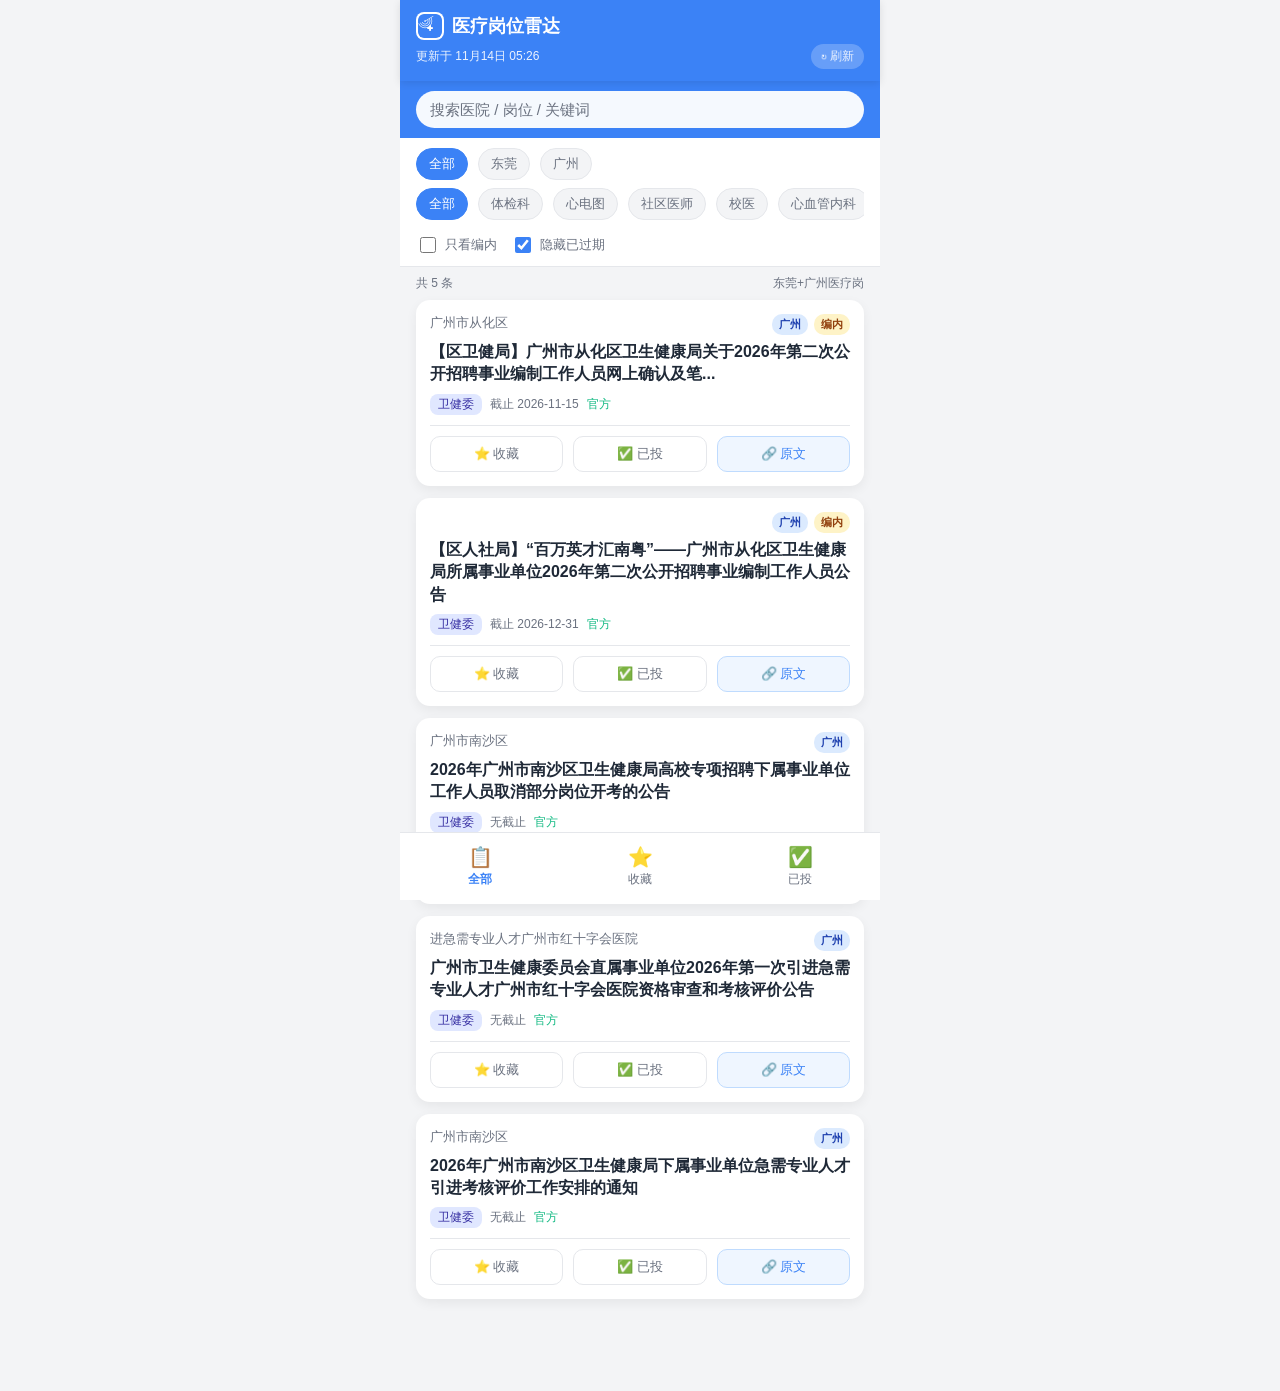
<file: pwa/index.html>
<!DOCTYPE html>
<html lang="zh-CN">
<head>
  <meta charset="UTF-8" />
  <meta name="viewport" content="width=device-width, initial-scale=1.0, viewport-fit=cover" />
  <meta name="theme-color" content="#3B82F6" />
  <meta name="apple-mobile-web-app-capable" content="yes" />
  <meta name="apple-mobile-web-app-status-bar-style" content="default" />
  <meta name="apple-mobile-web-app-title" content="岗位雷达" />
  <title>医疗岗位雷达</title>
  <link rel="manifest" href="manifest.json" />
  <link rel="apple-touch-icon" href="icon-192.png" />
  <link rel="icon" href="icon-192.png" />
  <link rel="stylesheet" href="style.css" />
</head>
<body>
  <div class="app">
    <header class="header">
      <h1>
        <img src="icon-192.png" class="logo" alt="" />
        医疗岗位雷达
      </h1>
      <div class="sub">
        <span id="updated">加载中…</span>
        <button id="refreshBtn" class="refresh">↻ 刷新</button>
      </div>
    </header>

    <div class="search-box">
      <input id="searchInput" type="search" placeholder="搜索医院 / 岗位 / 关键词" />
    </div>

    <section class="filters">
      <div class="filter-row" id="cityChips">
        <span class="chip active" data-city="">全部</span>
        <span class="chip" data-city="东莞">东莞</span>
        <span class="chip" data-city="广州">广州</span>
      </div>
      <div class="filter-row" id="categoryChips"></div>
      <div class="toggles">
        <label class="toggle">
          <input type="checkbox" id="bianzhiToggle" />
          只看编内
        </label>
        <label class="toggle">
          <input type="checkbox" id="expiredToggle" checked />
          隐藏已过期
        </label>
      </div>
    </section>

    <div class="stats-bar">
      <span id="count">共 0 条</span>
      <span>东莞+广州医疗岗</span>
    </div>

    <main id="list" class="job-list"></main>

    <!-- 详情弹窗 -->
    <div id="modal" class="modal" onclick="if(event.target===this) closeDetail()">
      <div class="modal-panel">
        <div class="modal-header">
          <h2 id="modalTitle"></h2>
          <button class="close-btn" onclick="closeDetail()">×</button>
        </div>
        <div class="modal-meta" id="modalMeta"></div>
        <div class="modal-desc" id="modalDesc"></div>
        <div class="modal-url-wrap" id="modalUrlWrap">
          <div class="modal-url-label">🔗 招聘链接（点击可直接打开）</div>
          <a id="modalUrl" class="modal-url" target="_blank" rel="noopener"></a>
        </div>
        <a id="modalLink" class="modal-link" target="_blank" rel="noopener">查看原文 &amp; 投递</a>
      </div>
    </div>

    <div id="offlineTip" class="offline-tip">当前离线，显示缓存数据</div>

    <nav class="bottom-nav">
      <div class="nav-item active" data-tab="all">
        <span class="icon">📋</span>
        全部
      </div>
      <div class="nav-item" data-tab="favorite">
        <span class="icon">⭐</span>
        收藏
      </div>
      <div class="nav-item" data-tab="applied">
        <span class="icon">✅</span>
        已投
      </div>
    </nav>
  </div>

  <script src="app.js"></script>
</body>
</html>
</file>
<file: pwa/style.css>
/* 医疗岗位雷达 - 手机优先 PWA 样式 */
:root {
  --primary: #3B82F6;
  --primary-dark: #2563EB;
  --bg: #F3F4F6;
  --card: #ffffff;
  --text: #1F2937;
  --muted: #6B7280;
  --border: #E5E7EB;
  --danger: #EF4444;
  --success: #10B981;
  --warning: #F59E0B;
  --radius: 14px;
  --shadow: 0 4px 12px rgba(0, 0, 0, 0.06);
}

* {
  box-sizing: border-box;
  -webkit-tap-highlight-color: transparent;
}

html, body {
  margin: 0;
  padding: 0;
  font-family: -apple-system, BlinkMacSystemFont, "Segoe UI", "PingFang SC", "Hiragino Sans GB", "Microsoft YaHei", sans-serif;
  background: var(--bg);
  color: var(--text);
  min-height: 100vh;
}

.app {
  max-width: 480px;
  margin: 0 auto;
  min-height: 100vh;
  background: var(--bg);
}

/* 顶部 */
.header {
  position: sticky;
  top: 0;
  z-index: 20;
  background: var(--primary);
  color: #fff;
  padding: 12px 16px;
  box-shadow: 0 2px 8px rgba(0,0,0,0.1);
}

.header h1 {
  margin: 0;
  font-size: 18px;
  display: flex;
  align-items: center;
  gap: 8px;
}

.header h1 .logo {
  width: 28px;
  height: 28px;
  border-radius: 8px;
  background: #fff;
  padding: 2px;
}

.header .sub {
  font-size: 12px;
  opacity: 0.9;
  margin-top: 4px;
  display: flex;
  justify-content: space-between;
  align-items: center;
}

.header .refresh {
  font-size: 12px;
  border: none;
  background: rgba(255,255,255,0.25);
  color: #fff;
  padding: 4px 10px;
  border-radius: 20px;
  cursor: pointer;
}

/* 搜索 */
.search-box {
  padding: 10px 16px;
  background: var(--primary);
}

.search-box input {
  width: 100%;
  padding: 10px 14px;
  border-radius: 24px;
  border: none;
  outline: none;
  font-size: 15px;
  background: rgba(255,255,255,0.95);
  color: var(--text);
}

.search-box input::placeholder {
  color: var(--muted);
}

/* 筛选区 */
.filters {
  padding: 10px 16px;
  background: #fff;
  border-bottom: 1px solid var(--border);
}

.filter-row {
  display: flex;
  gap: 10px;
  overflow-x: auto;
  padding-bottom: 8px;
  scrollbar-width: none;
}

.filter-row::-webkit-scrollbar {
  display: none;
}

.chip {
  flex-shrink: 0;
  padding: 6px 12px;
  border-radius: 20px;
  font-size: 13px;
  background: var(--bg);
  color: var(--muted);
  border: 1px solid var(--border);
  cursor: pointer;
  white-space: nowrap;
}

.chip.active {
  background: var(--primary);
  color: #fff;
  border-color: var(--primary);
}

.toggles {
  display: flex;
  gap: 14px;
  padding-top: 6px;
}

.toggle {
  display: flex;
  align-items: center;
  gap: 6px;
  font-size: 13px;
  color: var(--muted);
  cursor: pointer;
}

.toggle input {
  width: 16px;
  height: 16px;
  accent-color: var(--primary);
}

/* 统计条 */
.stats-bar {
  padding: 8px 16px;
  font-size: 12px;
  color: var(--muted);
  display: flex;
  justify-content: space-between;
}

/* 岗位卡片 */
.job-list {
  padding: 0 16px 80px;
}

.job-card {
  background: var(--card);
  border-radius: var(--radius);
  padding: 14px;
  margin-bottom: 12px;
  box-shadow: var(--shadow);
  cursor: pointer;
  transition: transform 0.08s ease;
}

.job-card:active {
  transform: scale(0.98);
}

.job-card.expired {
  opacity: 0.65;
}

.job-card.read {
  border-left: 4px solid var(--border);
}

.card-top {
  display: flex;
  justify-content: space-between;
  align-items: flex-start;
  margin-bottom: 6px;
}

.hospital {
  font-size: 13px;
  color: var(--muted);
  line-height: 1.4;
  flex: 1;
  padding-right: 8px;
}

.badges {
  display: flex;
  gap: 6px;
  flex-shrink: 0;
}

.badge {
  font-size: 11px;
  padding: 3px 7px;
  border-radius: 10px;
  font-weight: 600;
}

.badge-city-gz { background: #DBEAFE; color: #1E40AF; }
.badge-city-dg { background: #D1FAE5; color: #065F46; }
.badge-bianzhi { background: #FEF3C7; color: #92400E; }

.title {
  font-size: 16px;
  font-weight: 600;
  margin: 6px 0 8px;
  line-height: 1.4;
}

.meta {
  display: flex;
  flex-wrap: wrap;
  gap: 8px;
  align-items: center;
  font-size: 12px;
  margin-bottom: 10px;
}

.category {
  background: #E0E7FF;
  color: #3730A3;
  padding: 2px 8px;
  border-radius: 8px;
}

.deadline {
  color: var(--muted);
}

.deadline.soon {
  color: var(--danger);
  font-weight: 600;
}

.source {
  color: var(--muted);
}

.source.official {
  color: var(--success);
}

.actions {
  display: flex;
  gap: 10px;
  margin-top: 10px;
  padding-top: 10px;
  border-top: 1px solid var(--border);
}

.action-btn {
  flex: 1;
  padding: 8px 0;
  border: 1px solid var(--border);
  background: #fff;
  border-radius: 10px;
  font-size: 13px;
  cursor: pointer;
  display: flex;
  align-items: center;
  justify-content: center;
  gap: 4px;
  color: var(--muted);
}

.action-btn.active {
  background: var(--primary);
  color: #fff;
  border-color: var(--primary);
}

.empty {
  text-align: center;
  padding: 40px 20px;
  color: var(--muted);
}

.empty img {
  width: 80px;
  opacity: 0.4;
  margin-bottom: 12px;
}

/* 详情弹窗 */
.modal {
  display: none;
  position: fixed;
  inset: 0;
  z-index: 50;
  background: rgba(0,0,0,0.45);
  align-items: flex-end;
}

.modal.show {
  display: flex;
}

.modal-panel {
  width: 100%;
  max-width: 480px;
  margin: 0 auto;
  background: #fff;
  border-radius: 20px 20px 0 0;
  max-height: 86vh;
  overflow-y: auto;
  padding: 20px;
  animation: slideUp 0.18s ease;
}

@keyframes slideUp {
  from { transform: translateY(100%); }
  to { transform: translateY(0); }
}

.modal-header {
  display: flex;
  justify-content: space-between;
  align-items: flex-start;
  margin-bottom: 12px;
}

.modal-header h2 {
  font-size: 18px;
  margin: 0;
  line-height: 1.4;
  flex: 1;
  padding-right: 10px;
}

.close-btn {
  border: none;
  background: var(--bg);
  width: 32px;
  height: 32px;
  border-radius: 50%;
  font-size: 18px;
  color: var(--muted);
  cursor: pointer;
}

.modal-desc {
  font-size: 14px;
  line-height: 1.7;
  color: var(--text);
  margin: 14px 0;
  white-space: pre-wrap;
}

.modal-meta {
  font-size: 13px;
  color: var(--muted);
  line-height: 1.8;
}

.modal-link {
  display: block;
  width: 100%;
  margin-top: 18px;
  padding: 12px;
  text-align: center;
  background: var(--primary);
  color: #fff;
  text-decoration: none;
  border-radius: 12px;
  font-weight: 600;
}

.modal-link.disabled {
  background: var(--border);
  color: var(--muted);
  pointer-events: none;
}

.modal-url-wrap {
  margin-top: 14px;
  padding: 10px 12px;
  background: var(--bg);
  border-radius: 10px;
}

.modal-url-label {
  font-size: 12px;
  color: var(--muted);
  margin-bottom: 4px;
}

.modal-url {
  display: block;
  font-size: 12px;
  color: var(--primary);
  word-break: break-all;
  line-height: 1.5;
  text-decoration: underline;
}

.action-btn.link-btn {
  background: #EFF6FF;
  color: var(--primary);
  border-color: #BFDBFE;
}

/* 离线提示 */
.offline-tip {
  position: fixed;
  bottom: 70px;
  left: 50%;
  transform: translateX(-50%);
  background: #374151;
  color: #fff;
  padding: 6px 14px;
  border-radius: 20px;
  font-size: 12px;
  z-index: 40;
  display: none;
}

.offline-tip.show {
  display: block;
}

/* 底部导航 */
.bottom-nav {
  position: fixed;
  bottom: 0;
  left: 50%;
  transform: translateX(-50%);
  width: 100%;
  max-width: 480px;
  background: #fff;
  border-top: 1px solid var(--border);
  display: flex;
  justify-content: space-around;
  padding: 8px 0 calc(8px + env(safe-area-inset-bottom));
  z-index: 30;
}

.nav-item {
  flex: 1;
  text-align: center;
  font-size: 12px;
  color: var(--muted);
  cursor: pointer;
  padding: 4px;
}

.nav-item.active {
  color: var(--primary);
  font-weight: 600;
}

.nav-item .icon {
  font-size: 20px;
  display: block;
  margin-bottom: 2px;
}
</file>
